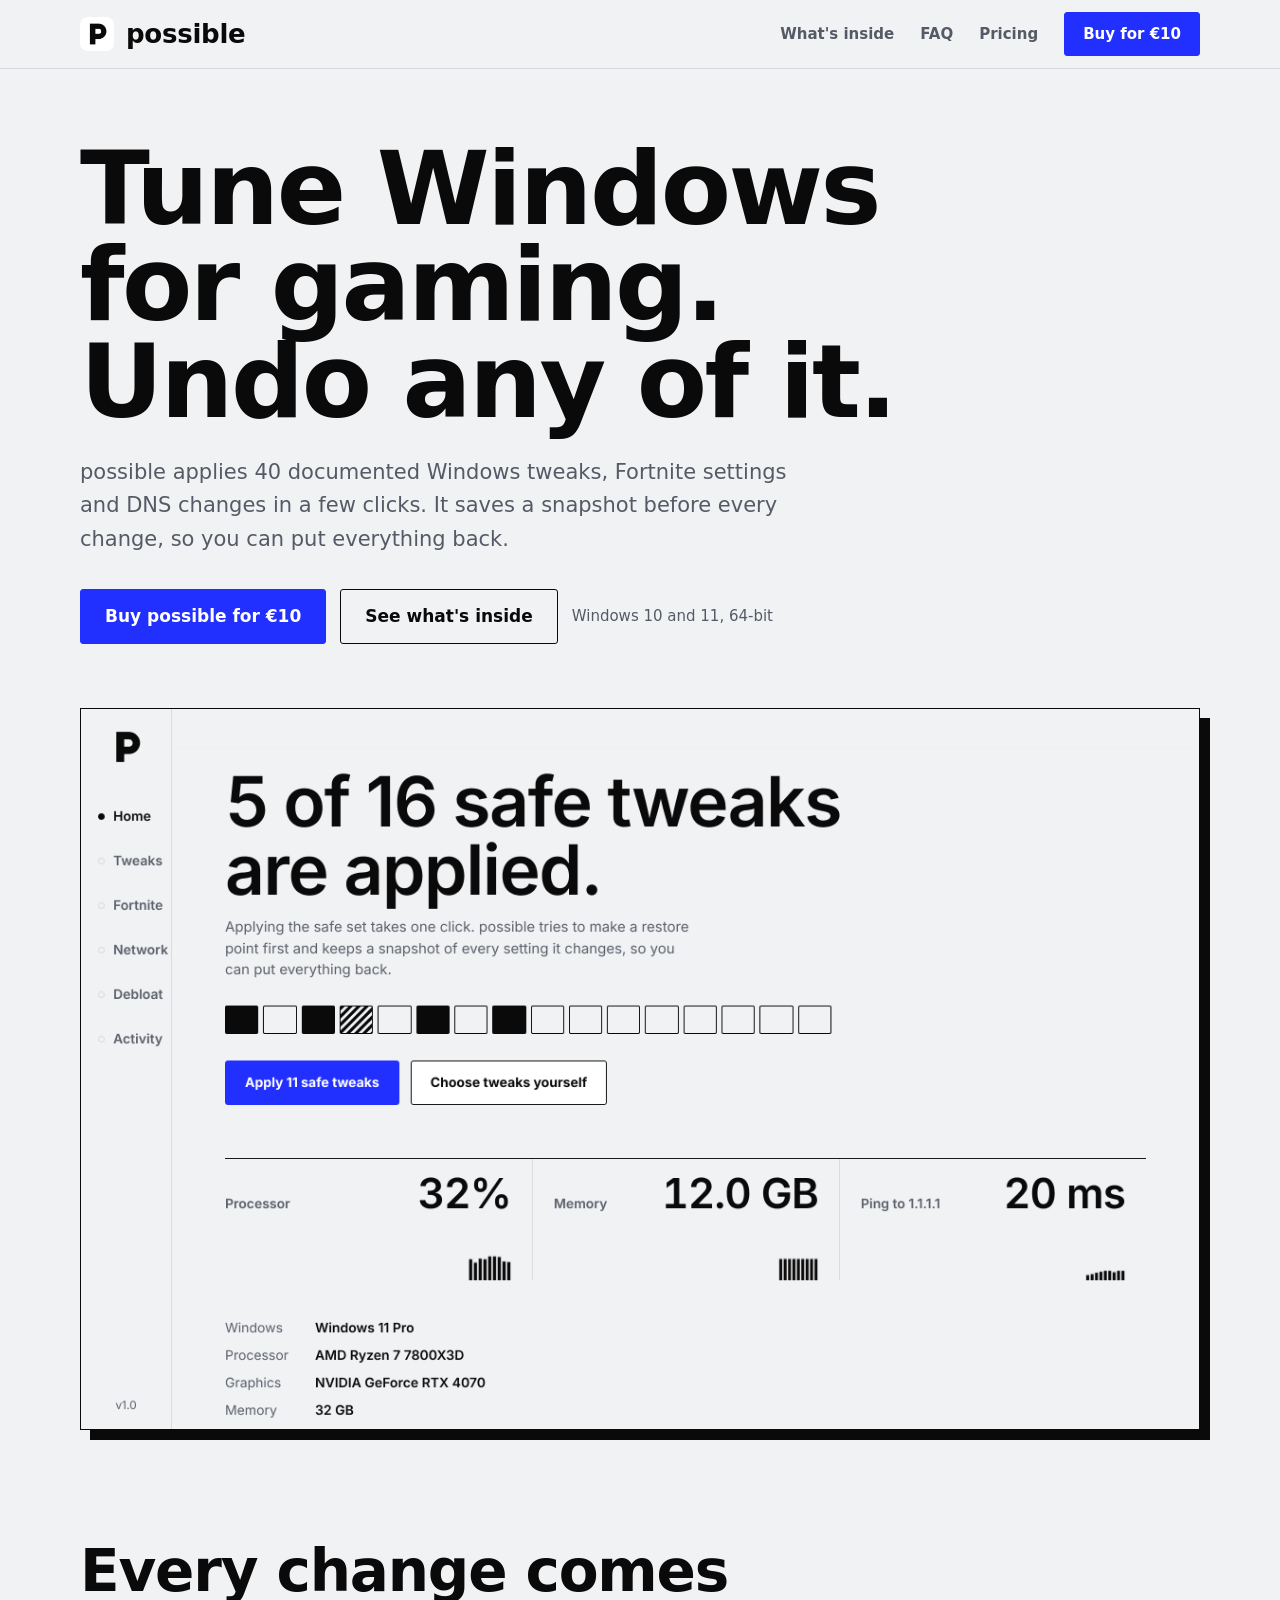
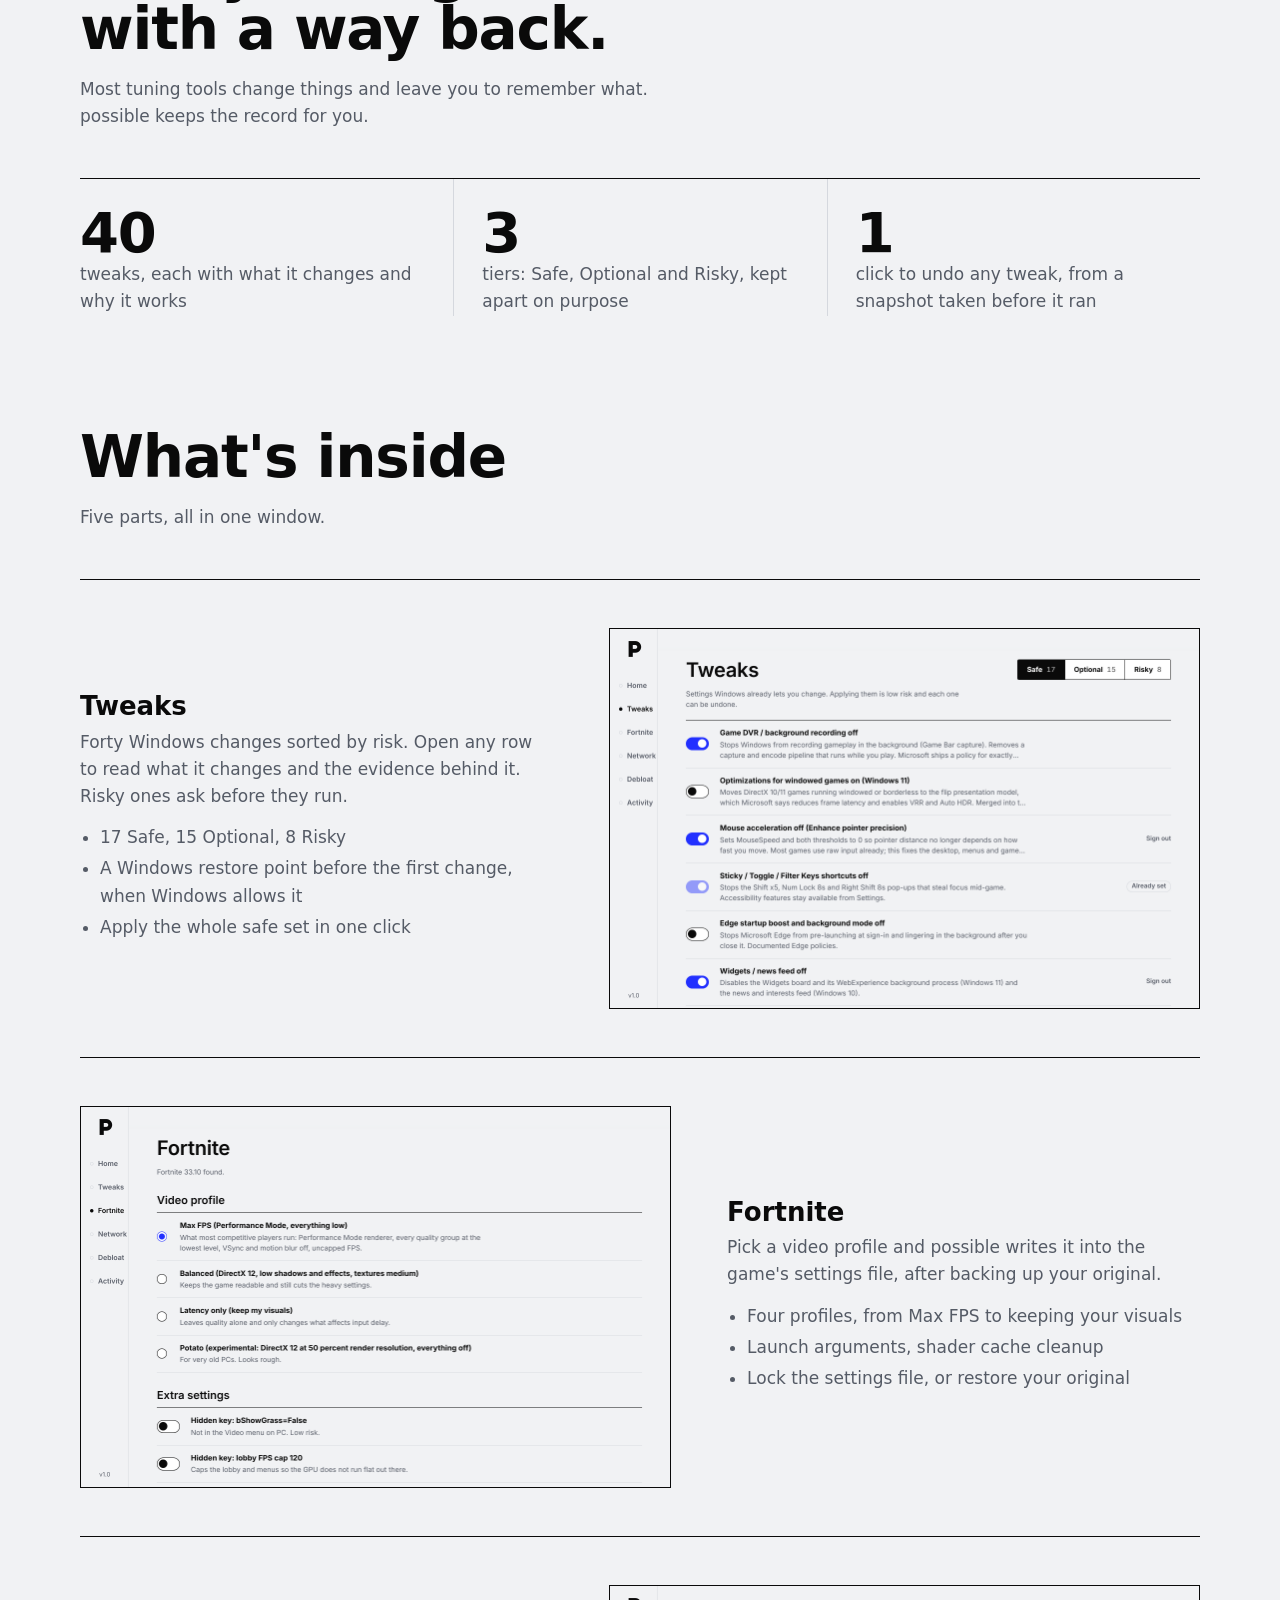
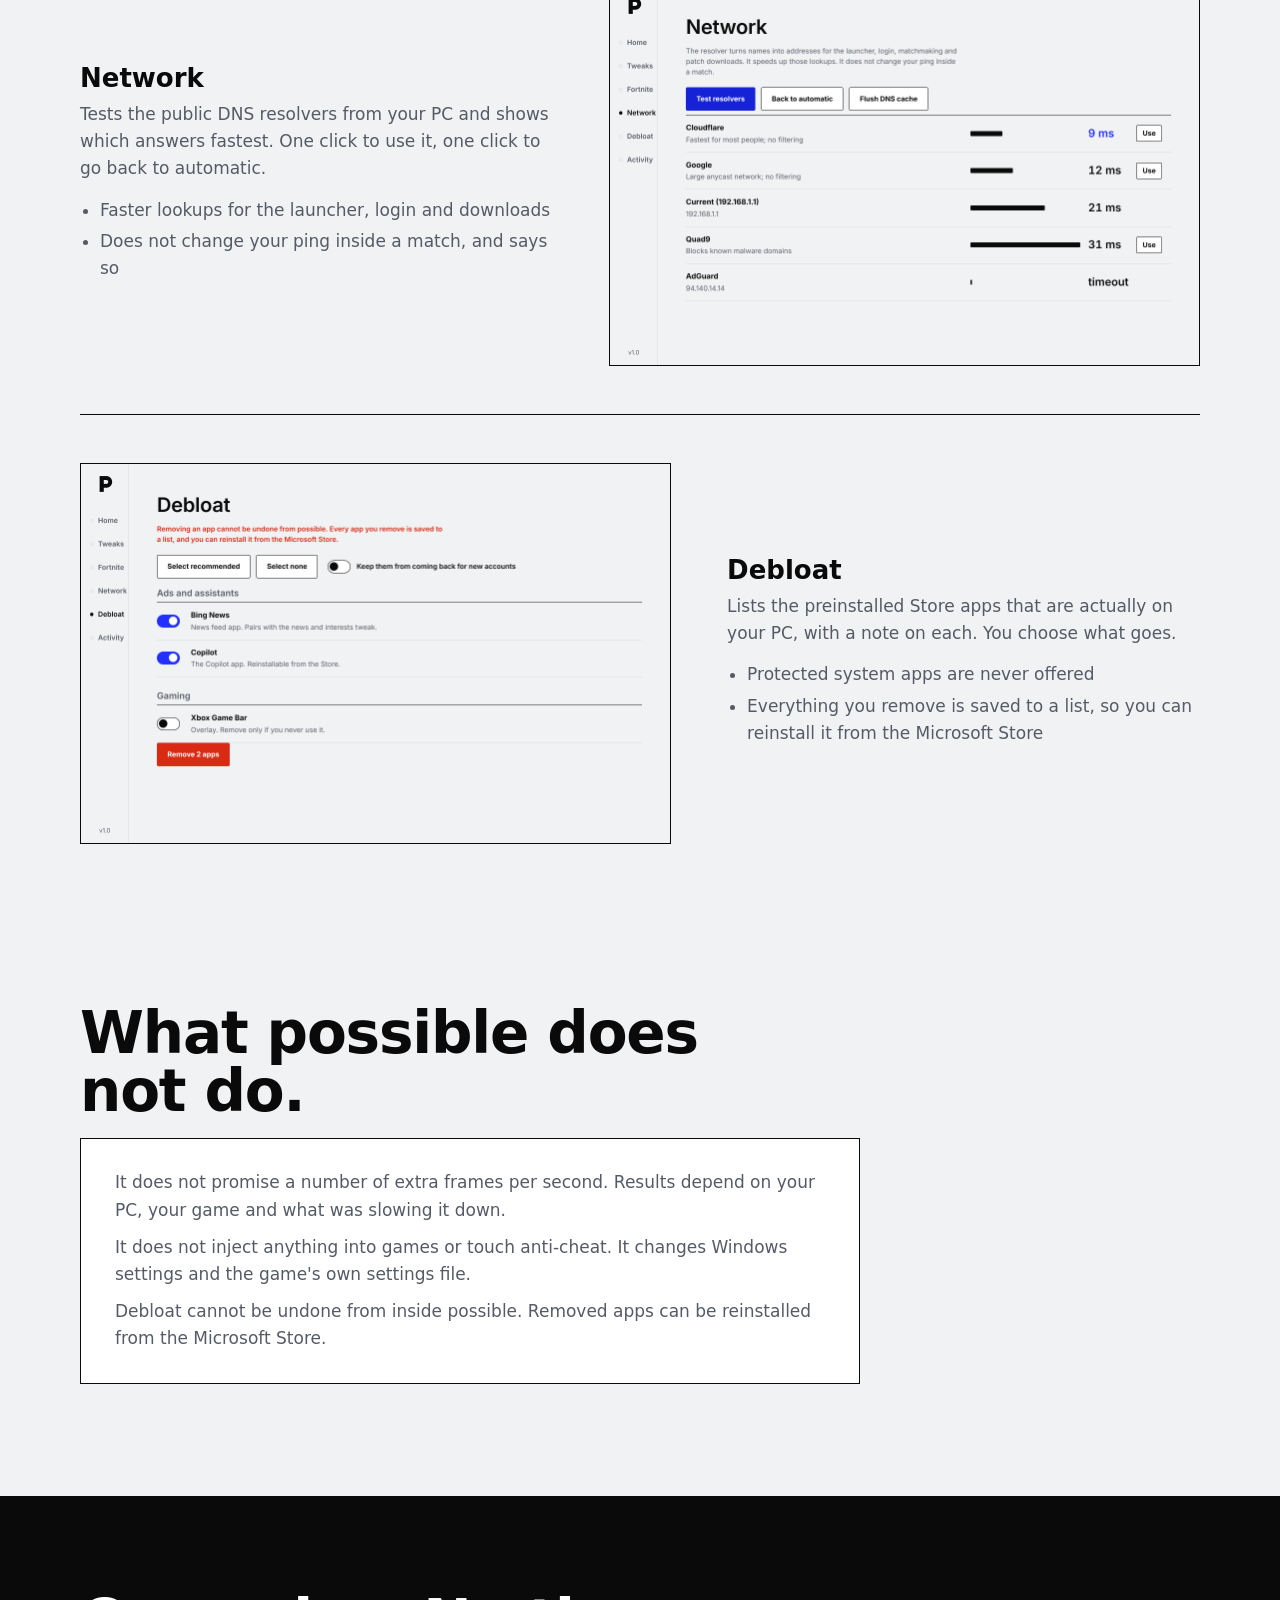
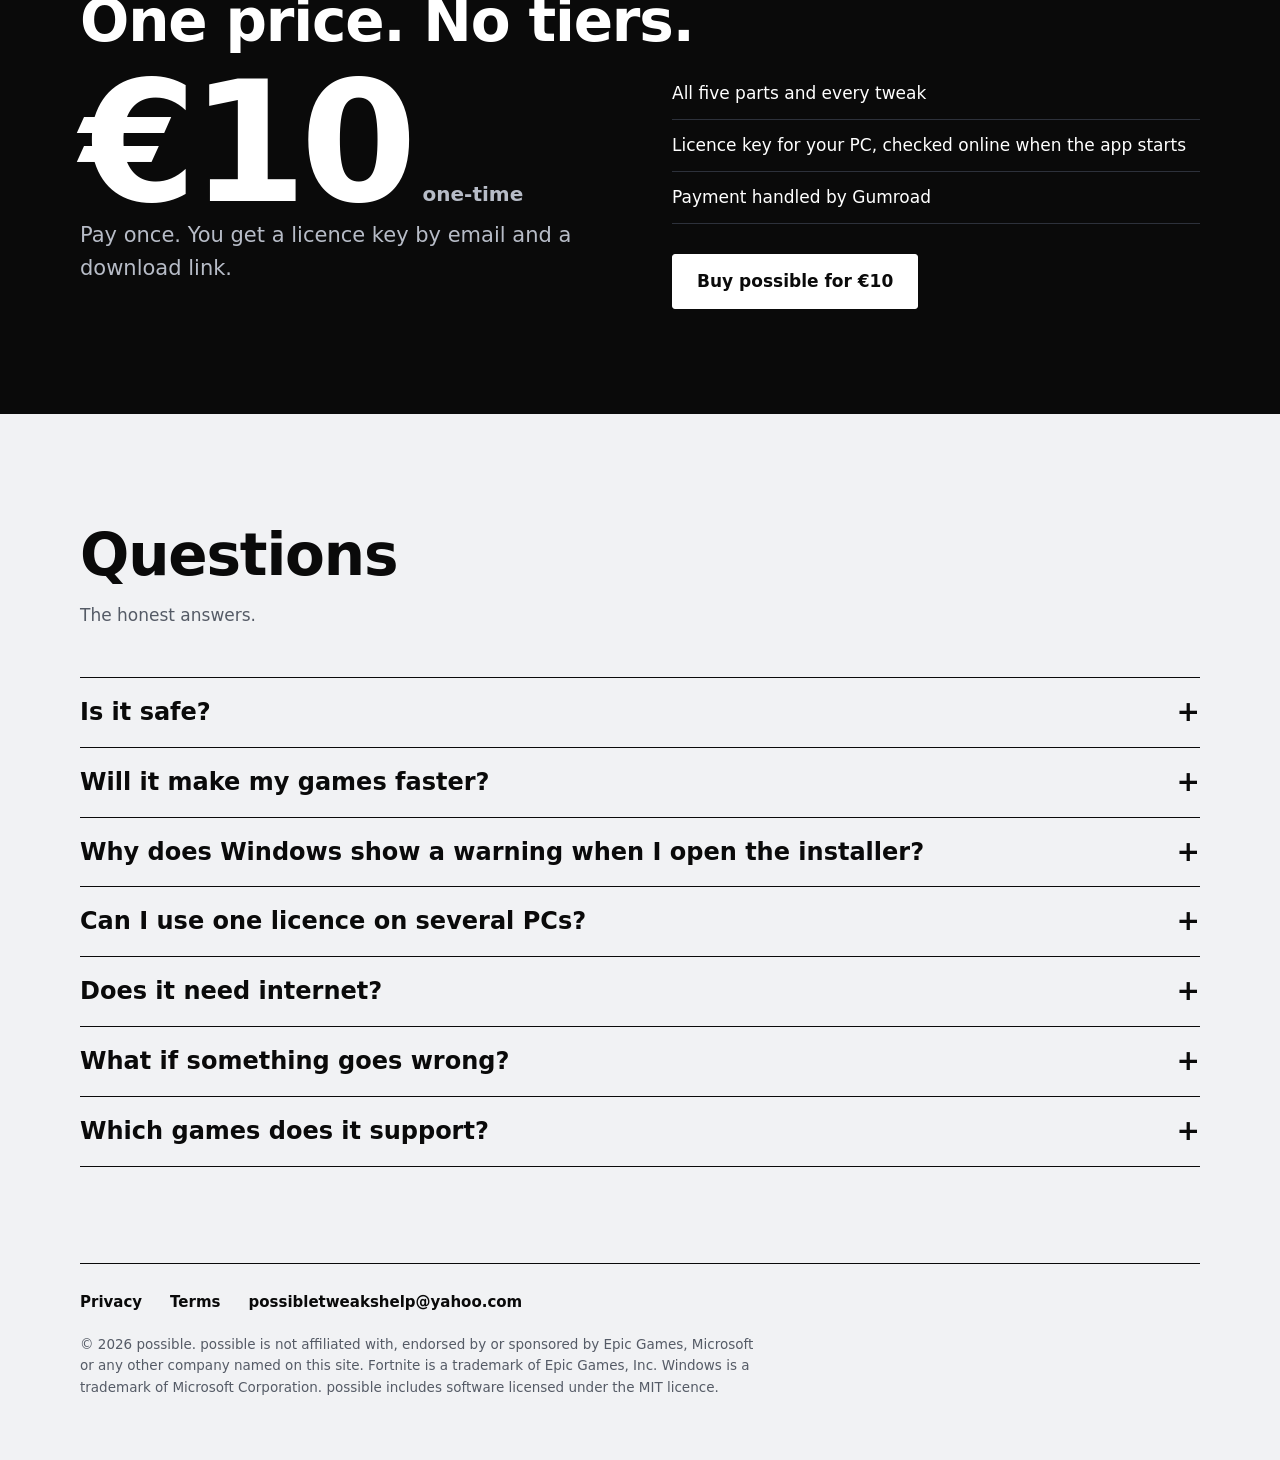
<file: index.html>
<!doctype html>
<html lang="en">
<head>
<meta charset="utf-8">
<meta name="viewport" content="width=device-width, initial-scale=1">
<title>possible - tune Windows for gaming, undo any of it</title>
<meta name="description" content="possible applies 40 documented Windows tweaks, Fortnite settings and DNS changes, with a snapshot before every change so you can undo it.">
<link rel="icon" href="img/icon.png">
<link rel="stylesheet" href="style.css">
</head>
<body>
<header class="top"><div class="wrap bar">
  <a class="brand" href="index.html"><img src="img/icon.png" alt="">possible</a>
  <nav aria-label="Main">
    <a href="index.html#inside">What's inside</a>
    <a href="index.html#faq">FAQ</a>
    <a href="index.html#pricing">Pricing</a>
    <a class="btn small" data-buy href="index.html#pricing">Buy for &euro;10</a>
  </nav>
</div></header>

<main>
<div class="wrap hero">
  <h1>Tune Windows for gaming. Undo any of it.</h1>
  <p class="lede">possible applies 40 documented Windows tweaks, Fortnite settings and DNS changes in a few clicks. It saves a snapshot before every change, so you can put everything back.</p>
  <div class="cta">
    <a class="btn" data-buy href="#pricing">Buy possible for &euro;10</a>
    <a class="btn ghost" href="#inside">See what's inside</a>
    <span class="note">Windows 10 and 11, 64-bit</span>
  </div>
  <div class="shot"><img src="img/app-home.png" width="2360" height="1520" alt="The possible home screen: how many safe tweaks are applied, live processor, memory and ping readouts"></div>
</div>

<section id="how"><div class="wrap">
  <h2>Every change comes with a way back.</h2>
  <p class="sub">Most tuning tools change things and leave you to remember what. possible keeps the record for you.</p>
  <div class="facts">
    <div class="fact"><b>40</b><span>tweaks, each with what it changes and why it works</span></div>
    <div class="fact"><b>3</b><span>tiers: Safe, Optional and Risky, kept apart on purpose</span></div>
    <div class="fact"><b>1</b><span>click to undo any tweak, from a snapshot taken before it ran</span></div>
  </div>
</div></section>

<section id="inside"><div class="wrap">
  <h2>What's inside</h2>
  <p class="sub">Five parts, all in one window.</p>

  <div class="feature">
    <div class="copy">
      <h3>Tweaks</h3>
      <p>Forty Windows changes sorted by risk. Open any row to read what it changes and the evidence behind it. Risky ones ask before they run.</p>
      <ul><li>17 Safe, 15 Optional, 8 Risky</li><li>A Windows restore point before the first change, when Windows allows it</li><li>Apply the whole safe set in one click</li></ul>
    </div>
    <img src="img/app-tweaks.png" width="2360" height="1520" loading="lazy" alt="The Tweaks screen with switches and an expanded explanation">
  </div>

  <div class="feature">
    <div class="copy">
      <h3>Fortnite</h3>
      <p>Pick a video profile and possible writes it into the game's settings file, after backing up your original.</p>
      <ul><li>Four profiles, from Max FPS to keeping your visuals</li><li>Launch arguments, shader cache cleanup</li><li>Lock the settings file, or restore your original</li></ul>
    </div>
    <img src="img/app-fortnite.png" width="2360" height="1520" loading="lazy" alt="The Fortnite screen with video profiles and extra settings">
  </div>

  <div class="feature">
    <div class="copy">
      <h3>Network</h3>
      <p>Tests the public DNS resolvers from your PC and shows which answers fastest. One click to use it, one click to go back to automatic.</p>
      <ul><li>Faster lookups for the launcher, login and downloads</li><li>Does not change your ping inside a match, and says so</li></ul>
    </div>
    <img src="img/app-network.png" width="2360" height="1520" loading="lazy" alt="The Network screen listing DNS resolvers and their response times">
  </div>

  <div class="feature">
    <div class="copy">
      <h3>Debloat</h3>
      <p>Lists the preinstalled Store apps that are actually on your PC, with a note on each. You choose what goes.</p>
      <ul><li>Protected system apps are never offered</li><li>Everything you remove is saved to a list, so you can reinstall it from the Microsoft Store</li></ul>
    </div>
    <img src="img/app-debloat.png" width="2360" height="1520" loading="lazy" alt="The Debloat screen with apps grouped by category">
  </div>
</div></section>

<section><div class="wrap">
  <h2>What possible does not do.</h2>
  <div class="honest">
    <p>It does not promise a number of extra frames per second. Results depend on your PC, your game and what was slowing it down.</p>
    <p>It does not inject anything into games or touch anti-cheat. It changes Windows settings and the game's own settings file.</p>
    <p>Debloat cannot be undone from inside possible. Removed apps can be reinstalled from the Microsoft Store.</p>
  </div>
</div></section>

<div class="pricing" id="pricing"><div class="wrap">
  <h2>One price. No tiers.</h2>
  <div class="price-grid">
    <div>
      <p class="price">&euro;10<small>one-time</small></p>
      <p class="lede">Pay once. You get a licence key by email and a download link.</p>
    </div>
    <div>
      <ul>
        <li>All five parts and every tweak</li>
        <li>Licence key for your PC, checked online when the app starts</li>
        <li>Payment handled by Gumroad</li>
      </ul>
      <a class="btn" data-buy href="#pricing">Buy possible for &euro;10</a>
    </div>
  </div>
</div></div>

<section id="faq"><div class="wrap">
  <h2>Questions</h2>
  <p class="sub">The honest answers.</p>
  <details><summary>Is it safe?</summary><p>The Safe tier uses settings Windows already lets you change. Optional and Risky tweaks are labelled as such, explain their cost, and Risky ones ask before they run. possible tries to create a Windows restore point first and keeps a snapshot of each change so it can be undone.</p></details>
  <details><summary>Will it make my games faster?</summary><p>Often it helps a little, sometimes a lot, sometimes not at all. It depends on what your PC was doing in the background and on your hardware. We do not publish FPS numbers because they would not be true for your machine.</p></details>
  <details><summary>Why does Windows show a warning when I open the installer?</summary><p>possible is new and the installer is not yet signed with a paid code-signing certificate, so Windows SmartScreen may say it does not recognise the app. Choose More info, then Run anyway. Because the app edits system settings, it asks for administrator rights when it starts.</p></details>
  <details><summary>Can I use one licence on several PCs?</summary><p>A licence key can be activated on a limited number of PCs. The limit is shown when you buy. If you change computer, write to support and we will sort it out.</p></details>
  <details><summary>Does it need internet?</summary><p>It checks your licence when it starts. If you are offline, it keeps working for up to seven days after the last successful check.</p></details>
  <details><summary>What if something goes wrong?</summary><p>Undo the tweak in the app. If you need more, use the Windows restore point that possible created before its first change. And write to us: we read every message.</p></details>
  <details><summary>Which games does it support?</summary><p>The tweaks, Network and Debloat work for any game. The Fortnite screen is specific to Fortnite.</p></details>
</div></section>
</main>

<footer><div class="wrap">
  <div class="foot">
    <a href="privacy.html">Privacy</a><a href="terms.html">Terms</a><a data-email href="#">support email</a>
  </div>
  <p class="legal">&copy; <span id="year">2026</span> possible. possible is not affiliated with, endorsed by or sponsored by Epic Games, Microsoft or any other company named on this site. Fortnite is a trademark of Epic Games, Inc. Windows is a trademark of Microsoft Corporation. possible includes software licensed under the MIT licence.</p>
</div></footer>
<script src="site.js"></script>
</body>
</html>
</file>
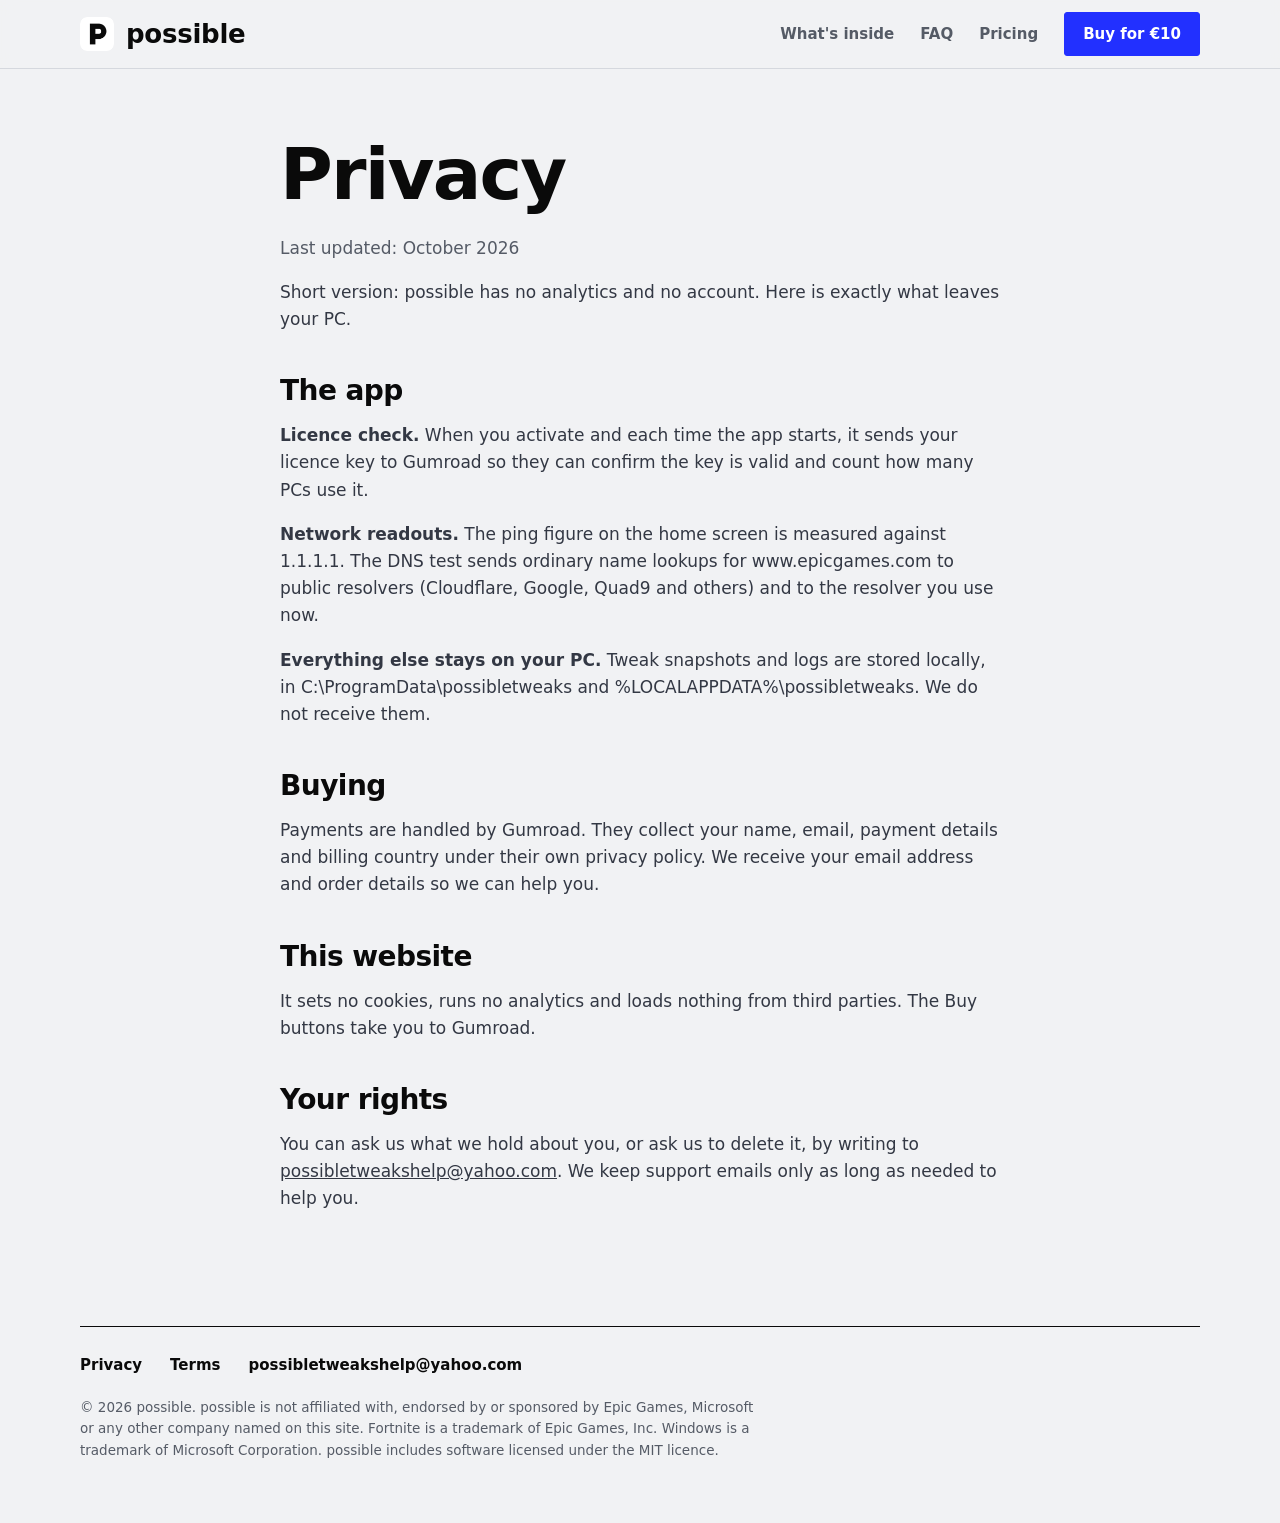
<file: privacy.html>
<!doctype html>
<html lang="en">
<head>
<meta charset="utf-8">
<meta name="viewport" content="width=device-width, initial-scale=1">
<title>Privacy - possible</title>
<meta name="description" content="What possible and this website do with your data.">
<link rel="icon" href="img/icon.png">
<link rel="stylesheet" href="style.css">
</head>
<body>
<header class="top"><div class="wrap bar">
  <a class="brand" href="index.html"><img src="img/icon.png" alt="">possible</a>
  <nav aria-label="Main">
    <a href="index.html#inside">What's inside</a>
    <a href="index.html#faq">FAQ</a>
    <a href="index.html#pricing">Pricing</a>
    <a class="btn small" data-buy href="index.html#pricing">Buy for &euro;10</a>
  </nav>
</div></header>

<main><div class="wrap doc">
  <h1>Privacy</h1>
  <p class="date">Last updated: October 2026</p>
  <p>Short version: possible has no analytics and no account. Here is exactly what leaves your PC.</p>
  <h2>The app</h2>
  <p><strong>Licence check.</strong> When you activate and each time the app starts, it sends your licence key to Gumroad so they can confirm the key is valid and count how many PCs use it.</p>
  <p><strong>Network readouts.</strong> The ping figure on the home screen is measured against 1.1.1.1. The DNS test sends ordinary name lookups for www.epicgames.com to public resolvers (Cloudflare, Google, Quad9 and others) and to the resolver you use now.</p>
  <p><strong>Everything else stays on your PC.</strong> Tweak snapshots and logs are stored locally, in C:\ProgramData\possibletweaks and %LOCALAPPDATA%\possibletweaks. We do not receive them.</p>
  <h2>Buying</h2>
  <p>Payments are handled by Gumroad. They collect your name, email, payment details and billing country under their own privacy policy. We receive your email address and order details so we can help you.</p>
  <h2>This website</h2>
  <p>It sets no cookies, runs no analytics and loads nothing from third parties. The Buy buttons take you to Gumroad.</p>
  <h2>Your rights</h2>
  <p>You can ask us what we hold about you, or ask us to delete it, by writing to <a data-email href="#">support email</a>. We keep support emails only as long as needed to help you.</p>
</div></main>
<footer><div class="wrap">
  <div class="foot">
    <a href="privacy.html">Privacy</a><a href="terms.html">Terms</a><a data-email href="#">support email</a>
  </div>
  <p class="legal">&copy; <span id="year">2026</span> possible. possible is not affiliated with, endorsed by or sponsored by Epic Games, Microsoft or any other company named on this site. Fortnite is a trademark of Epic Games, Inc. Windows is a trademark of Microsoft Corporation. possible includes software licensed under the MIT licence.</p>
</div></footer>
<script src="site.js"></script>
</body>
</html>
</file>
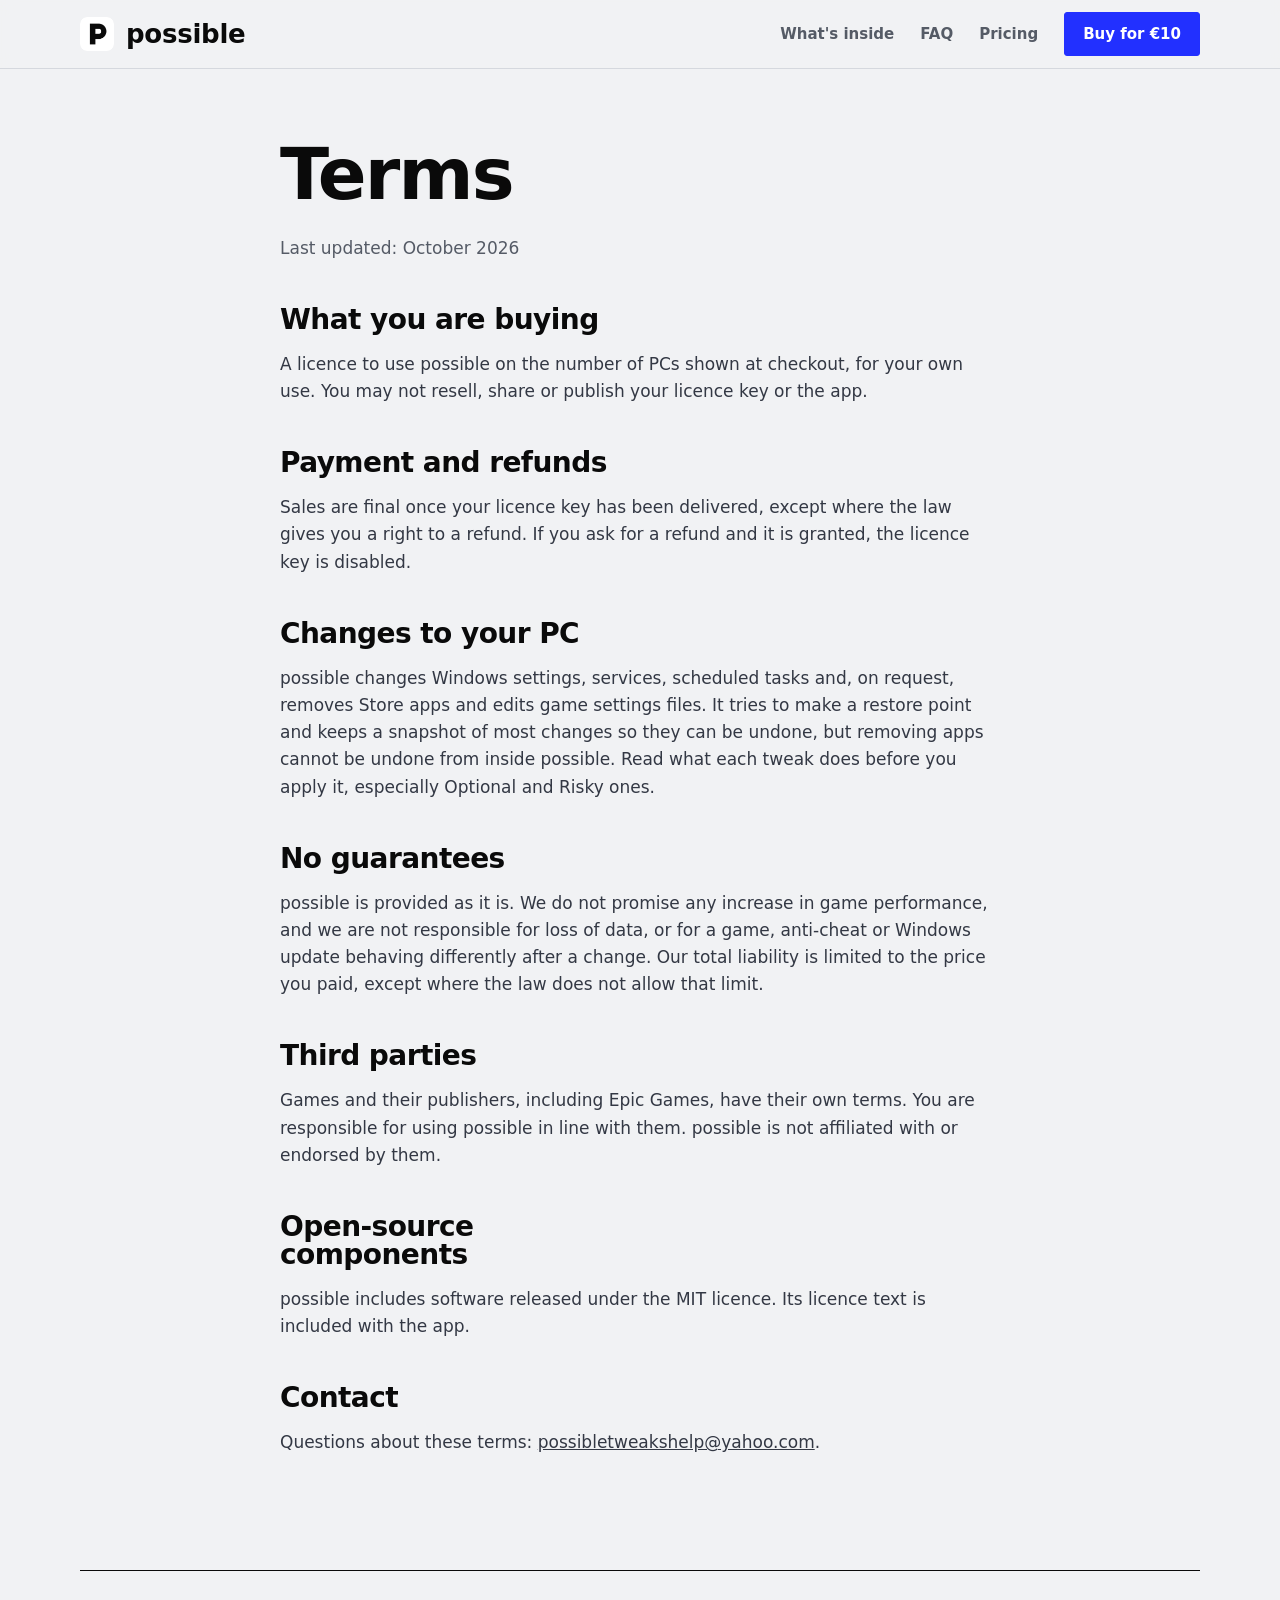
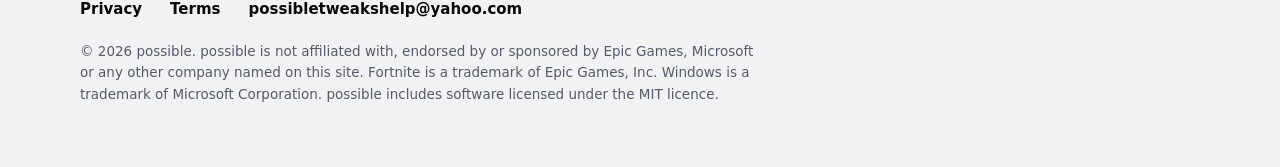
<file: terms.html>
<!doctype html>
<html lang="en">
<head>
<meta charset="utf-8">
<meta name="viewport" content="width=device-width, initial-scale=1">
<title>Terms - possible</title>
<meta name="description" content="Terms of use for possible.">
<link rel="icon" href="img/icon.png">
<link rel="stylesheet" href="style.css">
</head>
<body>
<header class="top"><div class="wrap bar">
  <a class="brand" href="index.html"><img src="img/icon.png" alt="">possible</a>
  <nav aria-label="Main">
    <a href="index.html#inside">What's inside</a>
    <a href="index.html#faq">FAQ</a>
    <a href="index.html#pricing">Pricing</a>
    <a class="btn small" data-buy href="index.html#pricing">Buy for &euro;10</a>
  </nav>
</div></header>

<main><div class="wrap doc">
  <h1>Terms</h1>
  <p class="date">Last updated: October 2026</p>
  <h2>What you are buying</h2>
  <p>A licence to use possible on the number of PCs shown at checkout, for your own use. You may not resell, share or publish your licence key or the app.</p>
  <h2>Payment and refunds</h2>
  <p>Sales are final once your licence key has been delivered, except where the law gives you a right to a refund. If you ask for a refund and it is granted, the licence key is disabled.</p>
  <h2>Changes to your PC</h2>
  <p>possible changes Windows settings, services, scheduled tasks and, on request, removes Store apps and edits game settings files. It tries to make a restore point and keeps a snapshot of most changes so they can be undone, but removing apps cannot be undone from inside possible. Read what each tweak does before you apply it, especially Optional and Risky ones.</p>
  <h2>No guarantees</h2>
  <p>possible is provided as it is. We do not promise any increase in game performance, and we are not responsible for loss of data, or for a game, anti-cheat or Windows update behaving differently after a change. Our total liability is limited to the price you paid, except where the law does not allow that limit.</p>
  <h2>Third parties</h2>
  <p>Games and their publishers, including Epic Games, have their own terms. You are responsible for using possible in line with them. possible is not affiliated with or endorsed by them.</p>
  <h2>Open-source components</h2>
  <p>possible includes software released under the MIT licence. Its licence text is included with the app.</p>
  <h2>Contact</h2>
  <p>Questions about these terms: <a data-email href="#">support email</a>.</p>
</div></main>
<footer><div class="wrap">
  <div class="foot">
    <a href="privacy.html">Privacy</a><a href="terms.html">Terms</a><a data-email href="#">support email</a>
  </div>
  <p class="legal">&copy; <span id="year">2026</span> possible. possible is not affiliated with, endorsed by or sponsored by Epic Games, Microsoft or any other company named on this site. Fortnite is a trademark of Epic Games, Inc. Windows is a trademark of Microsoft Corporation. possible includes software licensed under the MIT licence.</p>
</div></footer>
<script src="site.js"></script>
</body>
</html>
</file>
<file: style.css>
:root{
  --fog:#F1F2F4; --paper:#fff; --ink:#0A0A0A; --graphite:#555B66; --line:#D5D8DE; --signal:#2230FF;
  --display:"Bahnschrift","DIN Alternate","Arial Narrow",system-ui,sans-serif;
  --text:"Segoe UI Variable Text","Segoe UI",system-ui,-apple-system,sans-serif;
}
*{box-sizing:border-box}
html{scroll-behavior:smooth}
body{margin:0;background:var(--fog);color:var(--ink);font:17px/1.6 var(--text);-webkit-font-smoothing:antialiased}
a{color:inherit}
:focus-visible{outline:3px solid var(--signal);outline-offset:3px}
.wrap{width:min(1120px,100% - 48px);margin:0 auto}

/* header */
header.top{position:sticky;top:0;z-index:10;background:rgba(241,242,244,.92);backdrop-filter:blur(8px);border-bottom:1px solid var(--line)}
.bar{display:flex;align-items:center;gap:28px;height:68px}
.brand{display:flex;align-items:center;gap:12px;font:700 26px/1 var(--display);text-decoration:none;letter-spacing:-.01em}
.brand img{width:34px;height:34px;border-radius:7px;display:block}
.bar nav{display:flex;align-items:center;gap:26px;margin-left:auto;font-weight:600;font-size:15px}
.bar nav a{text-decoration:none;color:var(--graphite)}
.bar nav a:hover{color:var(--ink)}
.bar nav a.btn{color:#fff}
.btn{display:inline-block;background:var(--signal);color:#fff;font-weight:700;text-decoration:none;padding:13px 24px;border-radius:3px;border:1.5px solid var(--signal)}
.btn:hover{background:#1522d6;border-color:#1522d6}
.btn.ghost{background:transparent;color:var(--ink);border-color:var(--ink)}
.btn.ghost:hover{background:var(--paper)}
.btn.small{padding:9px 18px;font-size:15px}

/* hero */
.hero{padding:72px 0 0}
h1{font:700 clamp(46px,8vw,104px)/.94 var(--display);letter-spacing:-.025em;margin:0 0 26px;max-width:12ch}
.lede{font-size:clamp(18px,2vw,21px);max-width:54ch;color:var(--graphite);margin:0 0 32px}
.cta{display:flex;gap:14px;flex-wrap:wrap;align-items:center}
.cta .note{color:var(--graphite);font-size:15px}
.shot{margin:64px 0 0;border:1.5px solid var(--ink);background:var(--paper);box-shadow:10px 10px 0 var(--ink)}
.shot img{display:block;width:100%;height:auto}

/* sections */
section{padding:112px 0 0}
h2{font:700 clamp(34px,5vw,58px)/1 var(--display);letter-spacing:-.02em;margin:0 0 18px;max-width:18ch}
h3{font:700 26px/1.1 var(--display);margin:0 0 8px}
.sub{color:var(--graphite);max-width:58ch;margin:0 0 48px}

.feature{display:grid;grid-template-columns:1fr 1.25fr;gap:56px;align-items:center;padding:48px 0;border-top:1.5px solid var(--ink)}
.feature:nth-of-type(even){grid-template-columns:1.25fr 1fr}
.feature:nth-of-type(even) .copy{order:2}
.feature p{color:var(--graphite);margin:0 0 12px;max-width:46ch}
.feature ul{margin:14px 0 0;padding-left:20px;color:var(--graphite)}
.feature li{margin:4px 0}
.feature img{width:100%;height:auto;display:block;border:1.5px solid var(--ink);background:var(--paper)}

.facts{display:grid;grid-template-columns:repeat(3,1fr);border-top:1.5px solid var(--ink)}
.fact{padding:26px 28px 0 0}
.fact + .fact{padding-left:28px;border-left:1px solid var(--line)}
.fact b{display:block;font:700 56px/1 var(--display);letter-spacing:-.02em}
.fact span{color:var(--graphite)}

.honest{border:1.5px solid var(--ink);background:var(--paper);padding:30px 34px;max-width:780px}
.honest p{margin:0 0 10px;color:var(--graphite)}
.honest p:last-child{margin:0}

/* pricing */
.pricing{background:var(--ink);color:#fff;margin-top:112px;padding:96px 0}
.pricing h2{color:#fff}
.price-grid{display:grid;grid-template-columns:1fr 1fr;gap:64px;align-items:start}
.price{font:700 clamp(84px,14vw,168px)/.9 var(--display);letter-spacing:-.04em;margin:0}
.price small{font:600 20px var(--text);letter-spacing:0;color:#B7BCC7;margin-left:12px}
.pricing ul{list-style:none;padding:0;margin:0 0 30px}
.pricing li{padding:12px 0;border-bottom:1px solid #2D313B}
.pricing .lede{color:#B7BCC7}
.pricing .btn{background:#fff;color:var(--ink);border-color:#fff}
.pricing .btn:hover{background:#E6E8EE}

/* faq */
details{border-top:1.5px solid var(--ink);padding:20px 0}
details:last-of-type{border-bottom:1.5px solid var(--ink)}
summary{font:700 24px/1.2 var(--display);cursor:pointer;list-style:none;display:flex;justify-content:space-between;gap:20px}
summary::-webkit-details-marker{display:none}
summary::after{content:"+";font-size:28px;line-height:1}
details[open] summary::after{content:"\2212"}
details p{margin:12px 0 0;color:var(--graphite);max-width:70ch}

/* footer */
footer{padding:96px 0 48px;color:var(--graphite);font-size:15px}
.foot{display:flex;gap:28px;flex-wrap:wrap;border-top:1.5px solid var(--ink);padding-top:26px}
.foot a{text-decoration:none;font-weight:600;color:var(--ink)}
.legal{margin-top:20px;max-width:80ch;font-size:13.5px}

/* text pages */
.doc{padding:72px 0 0;max-width:720px}
.doc h1{font-size:clamp(40px,6vw,72px);max-width:none}
.doc h2{font-size:28px;margin:44px 0 8px}
.doc p,.doc li{color:#333844}
.doc .date{color:var(--graphite)}

@media (max-width:860px){
  .bar nav a:not(.btn){display:none}
  .feature,.feature:nth-of-type(even){grid-template-columns:1fr;gap:28px}
  .feature:nth-of-type(even) .copy{order:0}
  .facts{grid-template-columns:1fr}
  .fact + .fact{padding-left:0;border-left:0;border-top:1px solid var(--line);margin-top:22px}
  .price-grid{grid-template-columns:1fr;gap:36px}
  .shot{box-shadow:6px 6px 0 var(--ink)}
  section{padding-top:80px}
}
@media (prefers-reduced-motion:reduce){html{scroll-behavior:auto}}

[id]{scroll-margin-top:84px}
</file>
